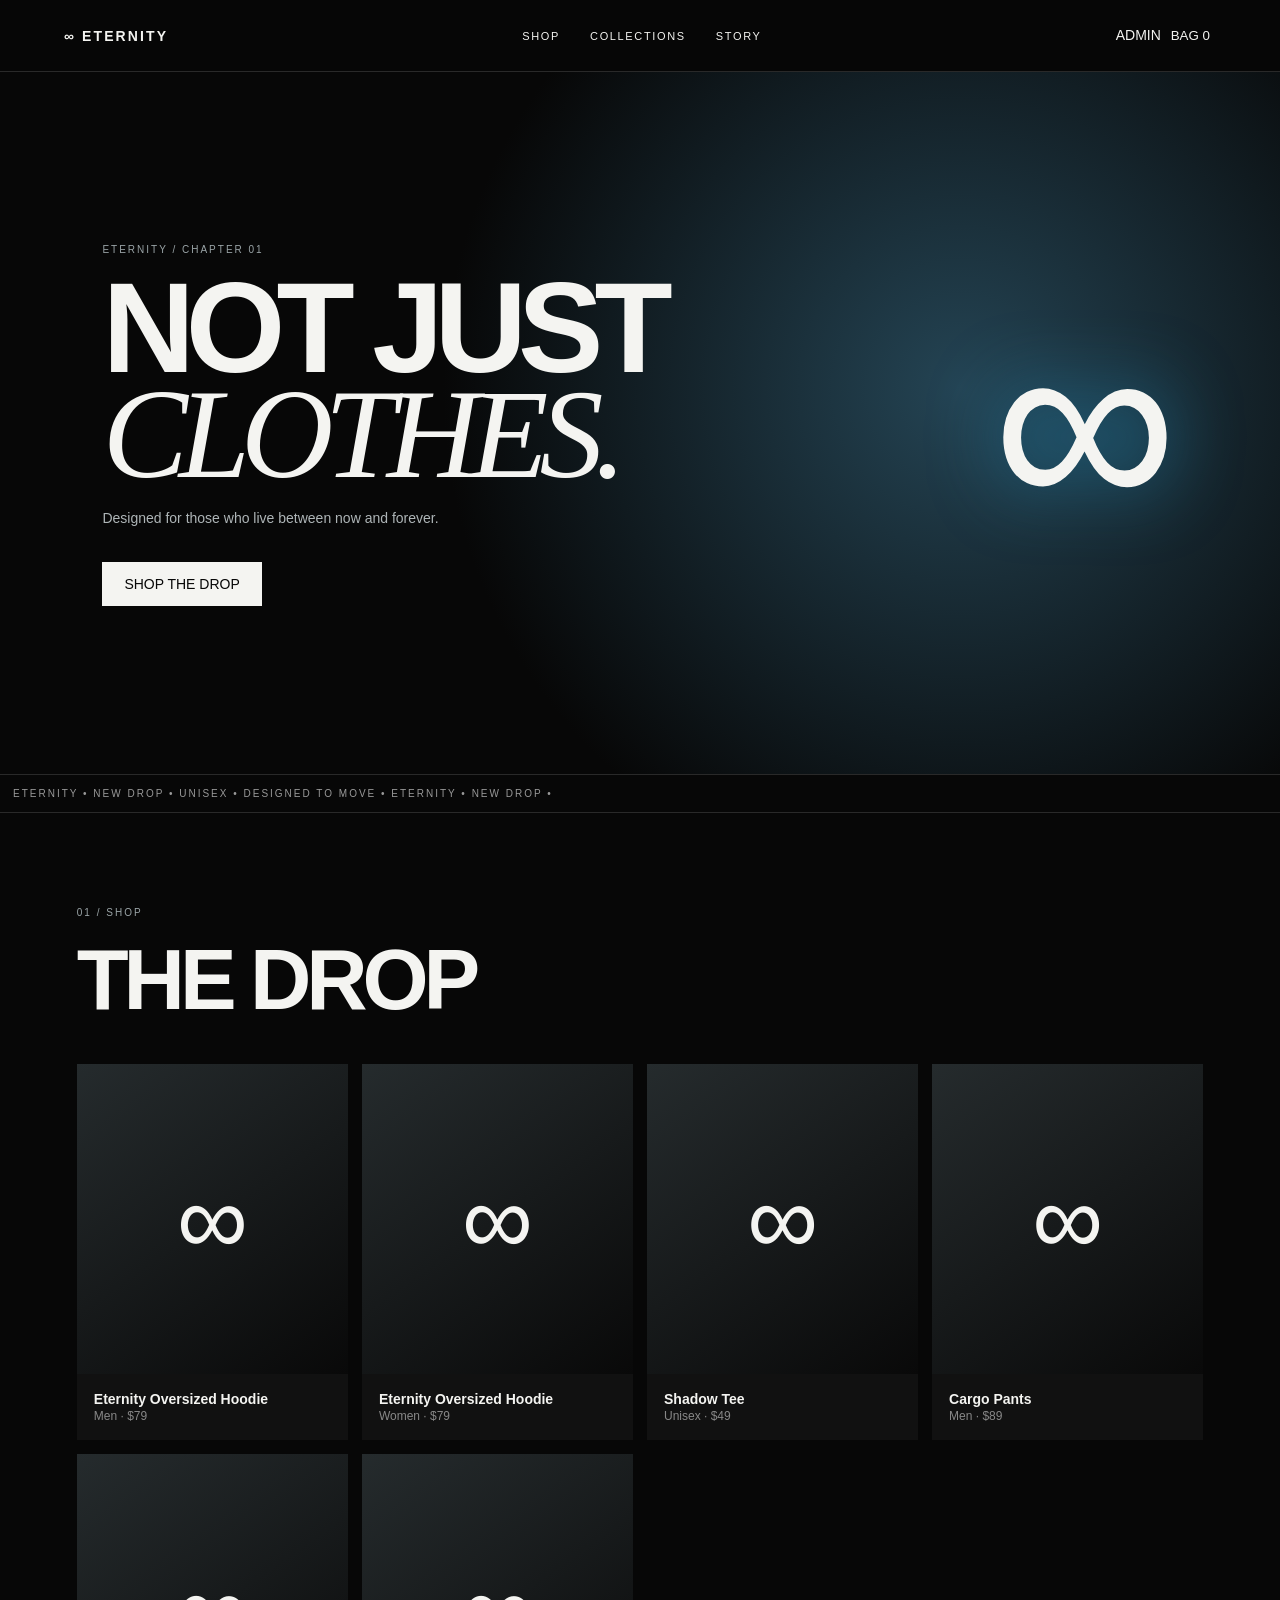
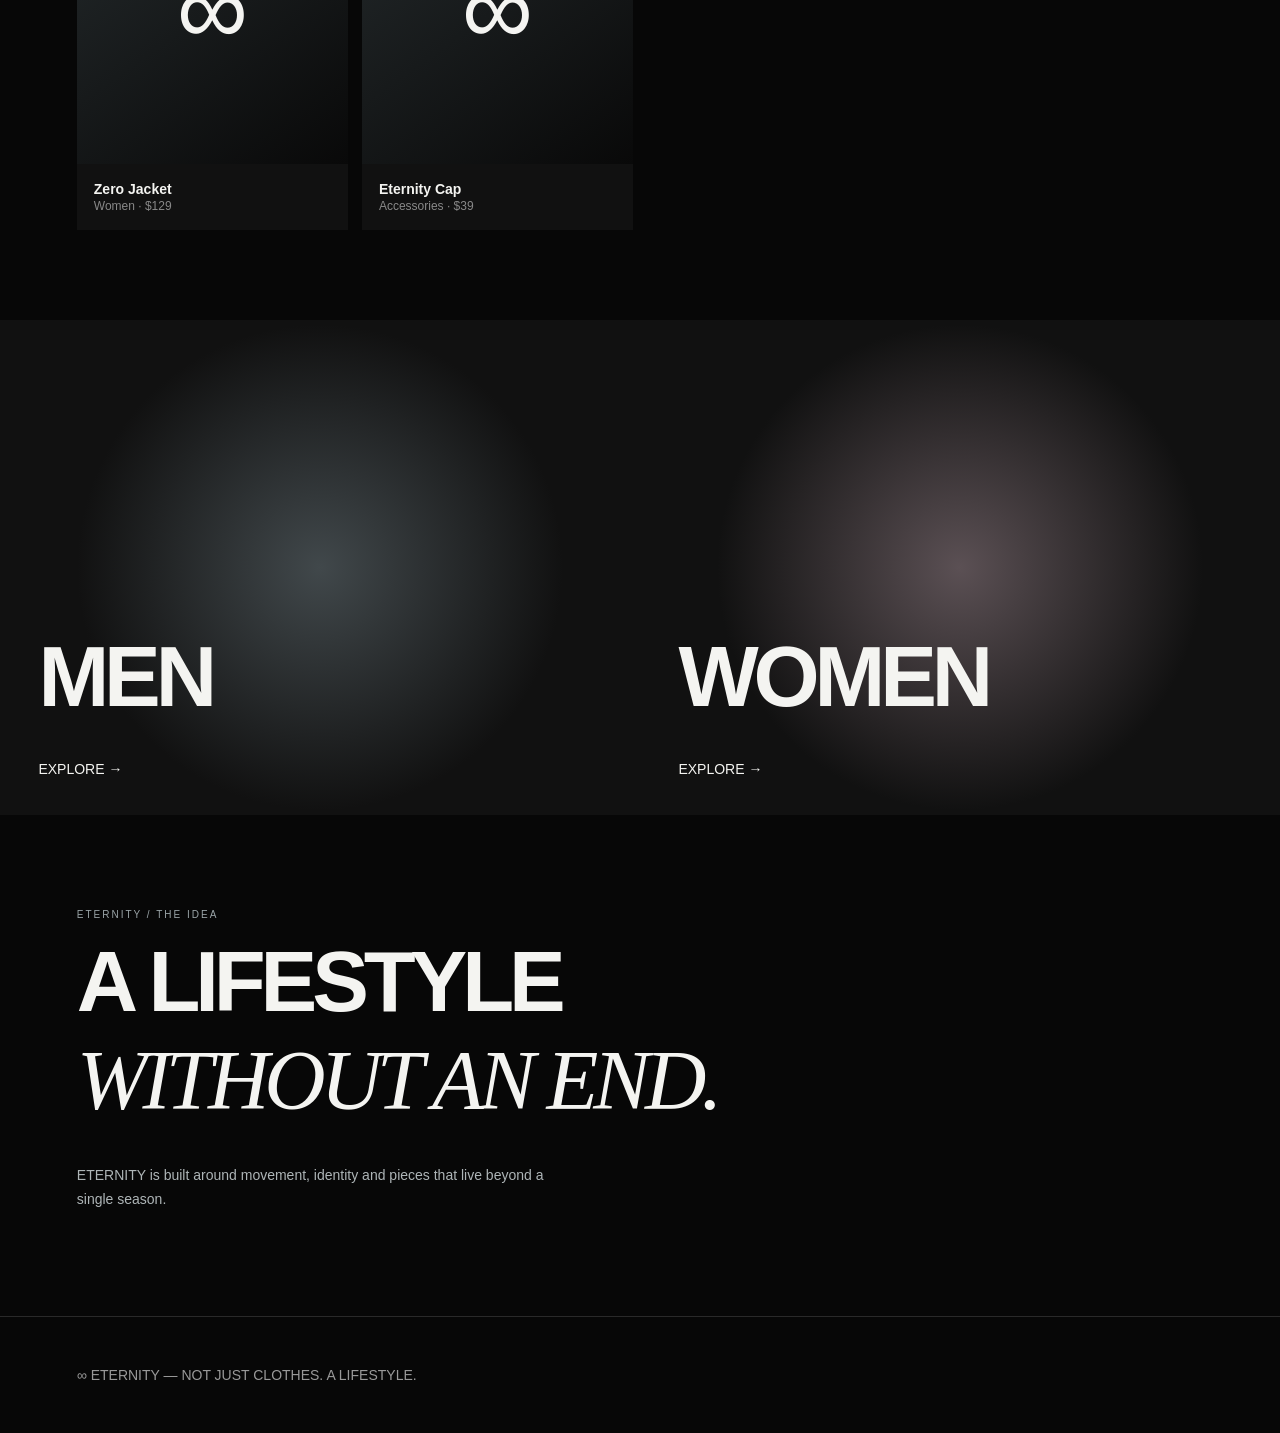
<file: index.html>
<!doctype html><html><head><meta charset='utf-8'><meta name='viewport' content='width=device-width,initial-scale=1'><title>ETERNITY</title><link rel='stylesheet' href='styles.css'></head><body><header><a class='logo' href='index.html'>∞ ETERNITY</a><nav><a href='#shop'>SHOP</a><a href='#collections'>COLLECTIONS</a><a href='#story'>STORY</a></nav><div><a href='admin.html'>ADMIN</a> <button onclick='openCart()'>BAG <span id='count'>0</span></button></div></header><section class='hero'><div><small>ETERNITY / CHAPTER 01</small><h1>NOT JUST<br><i>CLOTHES.</i></h1><p>Designed for those who live between now and forever.</p><a class='btn' href='#shop'>SHOP THE DROP</a></div><div class='infinity'>∞</div></section><div class='ticker'>ETERNITY • NEW DROP • UNISEX • DESIGNED TO MOVE • ETERNITY • NEW DROP •</div><section id='shop'><small>01 / SHOP</small><h2>THE DROP</h2><div id='products' class='grid'></div></section><section id='collections' class='split'><div><h2>MEN</h2><a href='#shop'>EXPLORE →</a></div><div><h2>WOMEN</h2><a href='#shop'>EXPLORE →</a></div></section><section id='story'><small>ETERNITY / THE IDEA</small><h2>A LIFESTYLE<br><i>WITHOUT AN END.</i></h2><p>ETERNITY is built around movement, identity and pieces that live beyond a single season.</p></section><footer>∞ ETERNITY — NOT JUST CLOTHES. A LIFESTYLE.</footer><aside id='cart'><button onclick='closeCart()'>×</button><h2>YOUR BAG</h2><div id='items'></div><h3 id='total'>$0.00</h3><button class='btn' onclick='alert("Next build: secure checkout with card + supported crypto provider")'>CHECKOUT</button></aside><script src='app.js'></script></body></html>
</file>
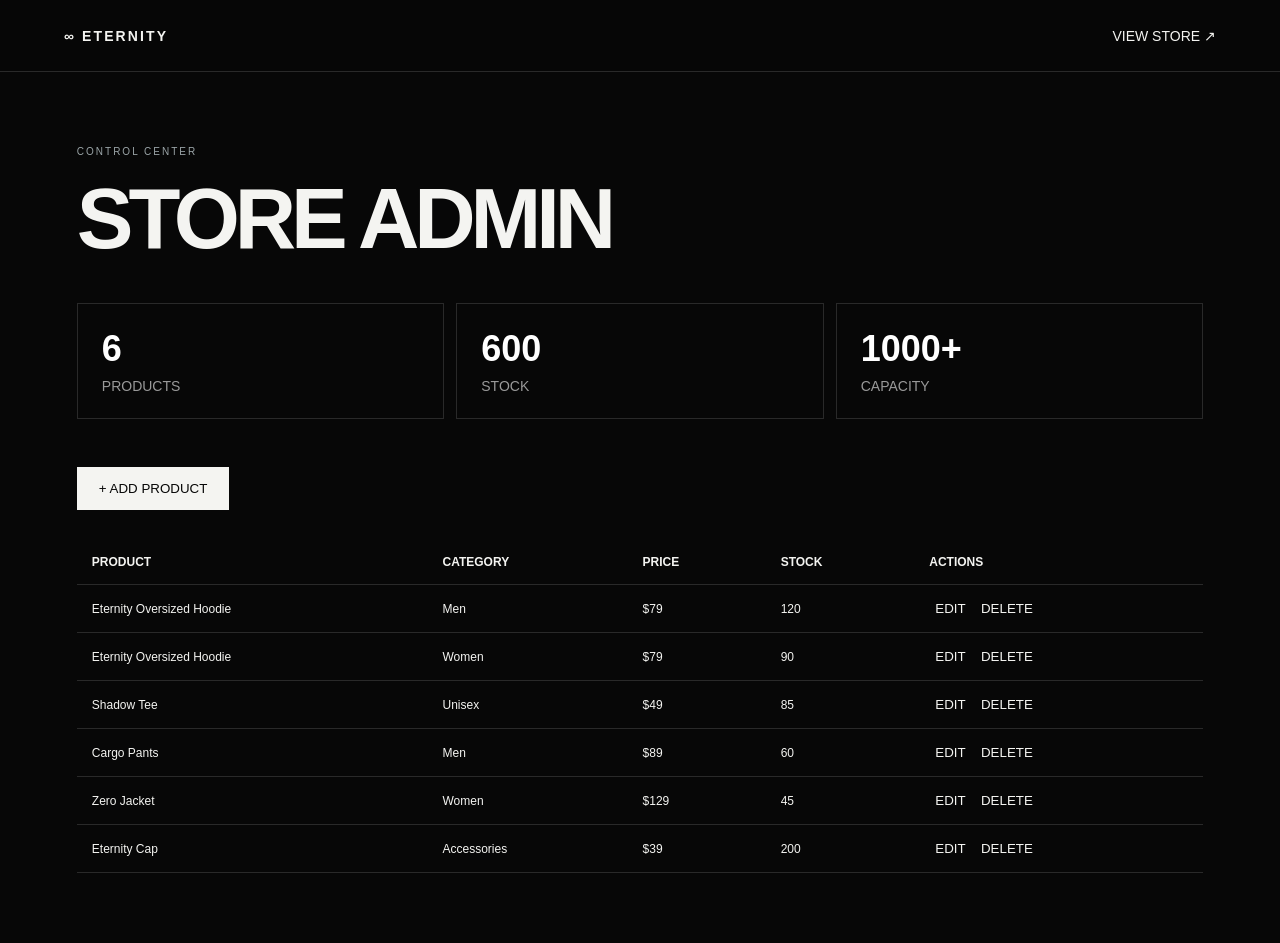
<file: e.html>
<!doctype html><html><head><meta charset='utf-8'><meta name='viewport' content='width=device-width,initial-scale=1'><title>ETERNITY ADMIN</title><link rel='stylesheet' href='styles.css'></head><body><header><a class='logo' href='index.html'>∞ ETERNITY</a><a href='index.html'>VIEW STORE ↗</a></header><main id='admin'><small>CONTROL CENTER</small><h1>STORE ADMIN</h1><div class='stats'><div><b id='n'>0</b> PRODUCTS</div><div><b id='s'>0</b> STOCK</div><div><b>1000+</b> CAPACITY</div></div><button class='btn' onclick='add()'>+ ADD PRODUCT</button><table><thead><tr><th>PRODUCT</th><th>CATEGORY</th><th>PRICE</th><th>STOCK</th><th>ACTIONS</th></tr></thead><tbody id='rows'></tbody></table></main><script src='admin.js'></script></body></html>
</file>
<file: styles.css>
*{box-sizing:border-box}body{margin:0;background:#070707;color:#f4f4f1;font:14px Arial,sans-serif}a{color:inherit;text-decoration:none}header{height:72px;border-bottom:1px solid #292929;display:flex;align-items:center;justify-content:space-between;padding:0 5%;position:sticky;top:0;background:#070707eF;z-index:5}.logo{font-weight:800;letter-spacing:.15em}nav{display:flex;gap:30px;font-size:11px;letter-spacing:.15em}button{background:none;color:inherit;border:0;cursor:pointer}.hero{min-height:78vh;padding:10vw 8%;display:flex;align-items:center;justify-content:space-between;background:radial-gradient(circle at 75% 45%,#244454,#070707 50%)}small{letter-spacing:.2em;color:#9ba5a8;font-size:10px}.hero h1{font-size:clamp(60px,10vw,130px);line-height:.82;letter-spacing:-.07em;margin:20px 0}.hero i,h2 i{font-family:Georgia,serif;font-weight:400}.hero p,section p{color:#aeb5b7;max-width:500px;line-height:1.7}.infinity{font-size:260px;font-weight:100;text-shadow:0 0 70px #237aa0}.btn{display:inline-block;background:#f4f4f1;color:#070707;padding:14px 22px;margin-top:18px}.ticker{border-block:1px solid #292929;padding:13px;white-space:nowrap;overflow:hidden;letter-spacing:.2em;font-size:10px;color:#999}section{padding:90px 6%}section h2,h1{font-size:clamp(45px,7vw,85px);letter-spacing:-.06em;margin:12px 0 35px}.grid{display:grid;grid-template-columns:repeat(4,1fr);gap:14px}.card{background:#111;cursor:pointer}.pic{height:310px;display:grid;place-items:center;font-size:100px;background:linear-gradient(145deg,#252b2d,#090909)}.info{padding:17px}.info span{color:#888;font-size:12px}.split{padding:0;display:grid;grid-template-columns:1fr 1fr}.split>div{min-height:55vh;padding:6%;display:flex;flex-direction:column;justify-content:end;background:radial-gradient(circle,#41484b,#111 60%)}.split>div+div{background:radial-gradient(circle,#5b5054,#111 60%)}footer{padding:50px 6%;border-top:1px solid #292929;color:#999}aside{position:fixed;right:0;top:0;height:100%;width:min(420px,100%);background:#f4f4f1;color:#070707;z-index:10;padding:30px;transform:translateX(100%);transition:.3s}aside.open{transform:translateX(0)}aside>button{color:#070707;font-size:30px;float:right}.row{display:flex;justify-content:space-between;padding:15px 0;border-bottom:1px solid #ccc}#admin{padding:70px 6%}.stats{display:grid;grid-template-columns:repeat(3,1fr);gap:12px;margin:30px 0}.stats div{border:1px solid #292929;padding:24px;color:#999}.stats b{display:block;color:#fff;font-size:36px;margin-bottom:8px}table{width:100%;margin-top:30px;border-collapse:collapse}th,td{text-align:left;padding:15px;border-bottom:1px solid #292929;font-size:12px}@media(max-width:800px){nav{display:none}.hero{padding:15vw 7vw}.infinity{font-size:130px}.grid{grid-template-columns:repeat(2,1fr)}.pic{height:220px}.split{grid-template-columns:1fr}.stats{grid-template-columns:1fr 1fr}}
</file>
